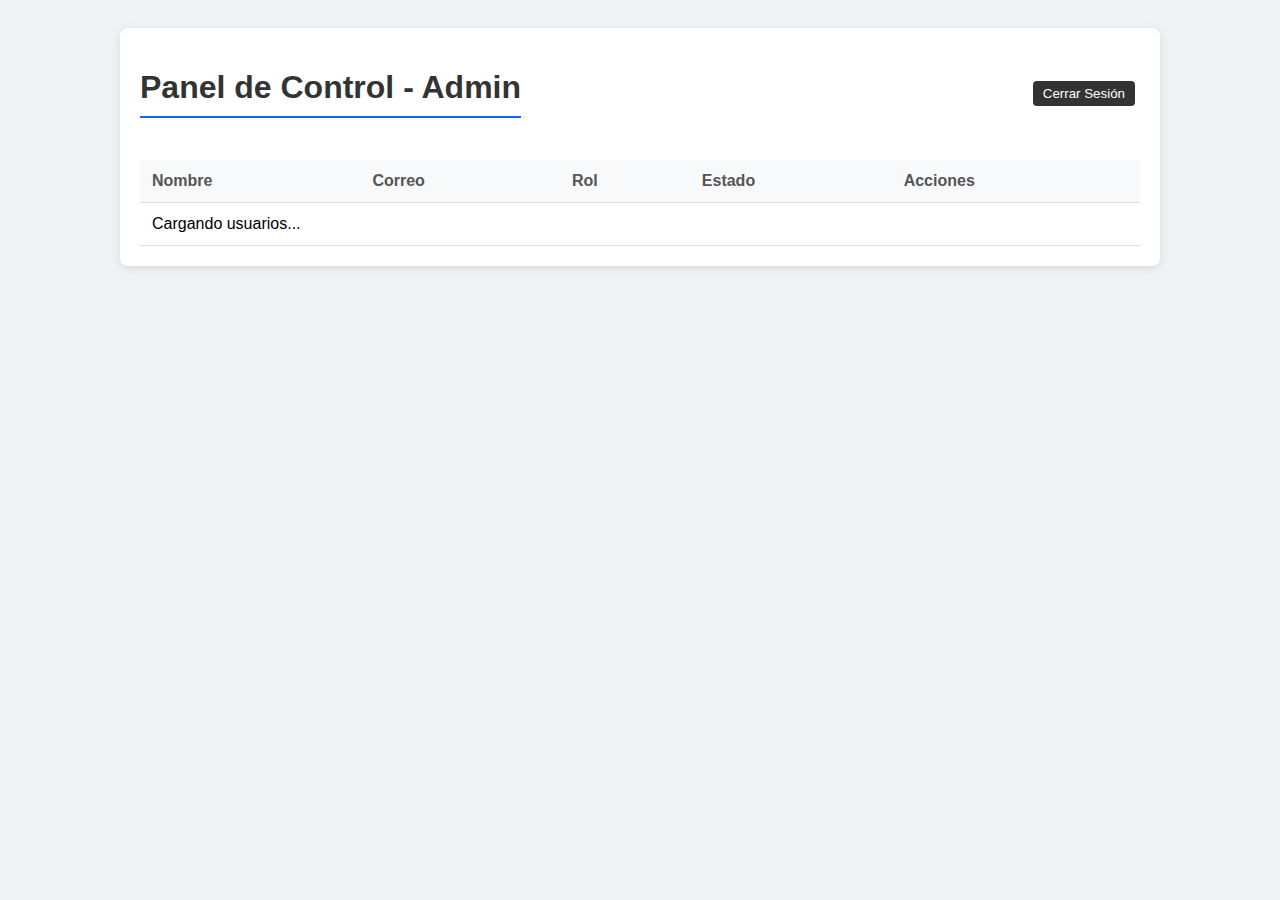
<file: frontend/admin.html>
<!DOCTYPE html>
<html lang="es">
<head>
    <meta charset="UTF-8">
    <title>Panel de Administración</title>
    <link rel="stylesheet" href="https://cdnjs.cloudflare.com/ajax/libs/font-awesome/6.5.2/css/all.min.css">
    <style>
        body { font-family: sans-serif; background: #f0f2f5; padding: 20px; }
        .container { max-width: 1000px; margin: 0 auto; background: white; padding: 20px; border-radius: 8px; box-shadow: 0 2px 10px rgba(0,0,0,0.1); }
        h1 { color: #333; border-bottom: 2px solid #0b69ff; padding-bottom: 10px; }
        table { width: 100%; border-collapse: collapse; margin-top: 20px; }
        th, td { padding: 12px; text-align: left; border-bottom: 1px solid #ddd; }
        th { background: #f8f9fa; color: #555; }
        
        .badge { padding: 4px 8px; border-radius: 4px; font-size: 12px; font-weight: bold; }
        .badge-trabajador { background: #e3f2fd; color: #0d47a1; }
        .badge-cliente { background: #e8f5e9; color: #1b5e20; }
        .badge-admin { background: #f3e5f5; color: #4a148c; }
        
        .btn { padding: 5px 10px; border: none; border-radius: 4px; cursor: pointer; margin-right: 5px; }
        .btn-validar { background: #28a745; color: white; }
        .btn-bloquear { background: #ffc107; color: black; }
        .btn-borrar { background: #dc3545; color: white; }
        .btn-desbloquear { background: #17a2b8; color: white; }
        
        .bloqueado-row { background-color: #fff3cd; }
    </style>
</head>
<body>

    <div class="container">
        <div style="display:flex; justify-content:space-between; align-items:center;">
            <h1>Panel de Control - Admin</h1>
            <button onclick="window.location.href='login.html'" class="btn" style="background:#333; color:white;">Cerrar Sesión</button>
        </div>

        <table>
            <thead>
                <tr>
                    <th>Nombre</th>
                    <th>Correo</th>
                    <th>Rol</th>
                    <th>Estado</th>
                    <th>Acciones</th>
                </tr>
            </thead>
            <tbody id="tabla-usuarios">
                <tr><td colspan="5">Cargando usuarios...</td></tr>
            </tbody>
        </table>
    </div>

    <script>
        async function cargarUsuarios() {
            try {
                const res = await fetch("https://servicios-1-0.onrender.com/admin/usuarios");
                const usuarios = await res.json();
                
                const tbody = document.getElementById('tabla-usuarios');
                tbody.innerHTML = "";

                usuarios.forEach(u => {
                    const esBloqueado = u.bloqueado_hasta != null;
                    const claseFila = esBloqueado ? 'bloqueado-row' : '';
                    
                    // Determinar estado texto
                    let estadoHTML = "";
                    if (esBloqueado) estadoHTML = `<span style="color:red"> Bloqueado</span>`;
                    else if (u.rol === 'Trabajador' && !u.validado_por_admin) estadoHTML = `<span style="color:orange">⏳ Pendiente</span>`;
                    else estadoHTML = `<span style="color:green"> Activo</span>`;

                    // Botones dinámicos
                    let botones = "";
                    
                    // Botón Validar (Solo Trabajadores Pendientes)
                    if (u.rol === 'Trabajador' && !u.validado_por_admin) {
                        botones += `<button class="btn btn-validar" onclick="accion('${u.id}', 'validar')"><i class="fas fa-check"></i> Aceptar</button>`;
                    }

                    // Botón Bloquear/Desbloquear (No te puedes bloquear a ti mismo si eres Admin)
                    if (u.rol !== 'Admin') {
                        if (esBloqueado) {
                            botones += `<button class="btn btn-desbloquear" onclick="accion('${u.id}', 'desbloquear')">🔓 Desbloq</button>`;
                        } else {
                            botones += `<button class="btn btn-bloquear" onclick="bloquear('${u.id}')">⛔ Bloquear</button>`;
                        }
                        botones += `<button class="btn btn-borrar" onclick="accion('${u.id}', 'borrar')"><i class="fas fa-trash"></i></button>`;
                    }

                    const row = `
                        <tr class="${claseFila}">
                            <td>${u.nombre} ${u.apellidos}</td>
                            <td>${u.correo_electronico}</td>
                            <td><span class="badge badge-${u.rol.toLowerCase()}">${u.rol}</span></td>
                            <td>${estadoHTML}</td>
                            <td>${botones}</td>
                        </tr>
                    `;
                    tbody.innerHTML += row;
                });

            } catch (e) {
                alert("Error cargando usuarios. ¿Eres admin?");
                console.error(e);
            }
        }

        async function accion(id, tipo, dias=0) {
            if (tipo === 'borrar' && !confirm("¿Seguro que quieres borrar a este usuario?")) return;

            try {
                const res = await fetch("https://servicios-1-0.onrender.com/admin/accion", {
                    method: "POST",
                    headers: { "Content-Type": "application/json" },
                    body: JSON.stringify({ usuario_id: id, accion: tipo, dias_bloqueo: dias })
                });
                const data = await res.json();
                if(res.ok) {
                    alert(data.mensaje);
                    cargarUsuarios(); // Recargar tabla
                } else {
                    alert("Error: " + data.detail);
                }
            } catch (e) { console.error(e); }
        }

        function bloquear(id) {
            const dias = prompt("¿Por cuántos días quieres bloquearlo?", "7");
            if (dias) {
                accion(id, 'bloquear', parseInt(dias));
            }
        }

        // Iniciar
        cargarUsuarios();
    </script>
</body>
</html>


  <!-- Ingresa como Admin:
    * **Correo: admin@sistema.com
    * **Password: admin123 -->
</file>
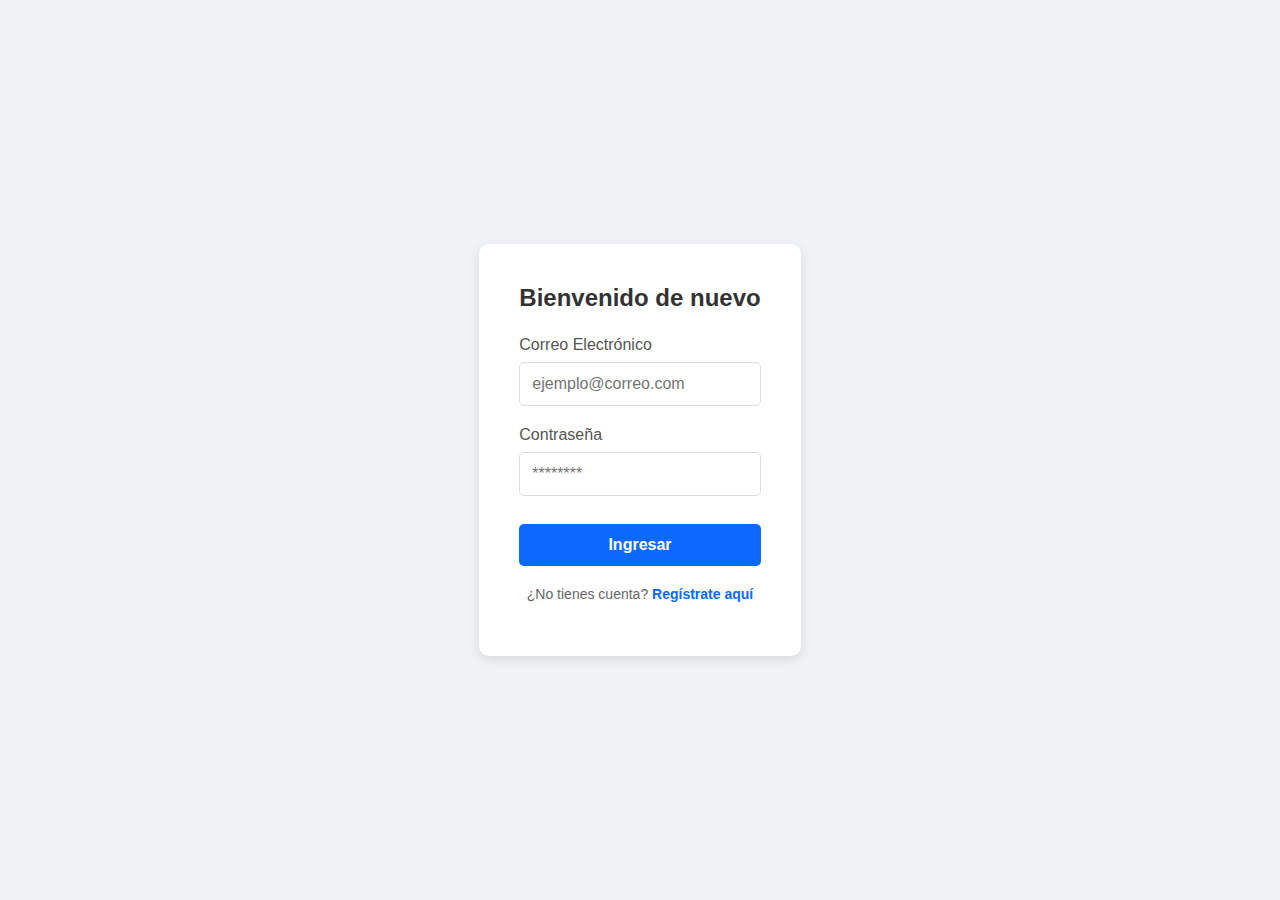
<file: frontend/login.html>
<!DOCTYPE html>
<html lang="es">
<head>
    <meta charset="UTF-8">
    <meta name="viewport" content="width=device-width, initial-scale=1.0">
    <title>Iniciar Sesión</title>
    <link rel="stylesheet" href="https://cdnjs.cloudflare.com/ajax/libs/font-awesome/6.5.2/css/all.min.css">
    <link rel="stylesheet" href="login.css">
</head>
<body>

    <div class="login-container">
        <div class="login-box">
            <h2>Bienvenido de nuevo</h2>
            
            <form id="login-form">
                <div class="input-group">
                    <label for="correo">Correo Electrónico</label>
                    <input type="email" id="correo" required placeholder="ejemplo@correo.com">
                </div>

                <div class="input-group">
                    <label for="password">Contraseña</label>
                    <input type="password" id="password" required placeholder="********">
                </div>

                <button type="submit" class="login-button">Ingresar</button>
            </form>

            <div style="margin-top: 20px;">
                <p style="font-size: 14px; color: #666;">
                    ¿No tienes cuenta? <a href="registro.html" style="color: #0b69ff; text-decoration: none; font-weight: bold;">Regístrate aquí</a>
                </p>
            </div>
        </div>
    </div>

    <script>
        document.getElementById('login-form').addEventListener('submit', async (e) => {
            e.preventDefault();

            const datos = {
                correo: document.getElementById('correo').value,
                password: document.getElementById('password').value
            };

            try {
                const respuesta = await fetch("https://servicios-1-0.onrender.com/login", {
                    method: "POST",
                    headers: { "Content-Type": "application/json" },
                    body: JSON.stringify(datos)
                });

                const resultado = await respuesta.json();

                if (respuesta.ok) {
                    // Depuración: Ver en consola qué rol detectó
                    console.log("Login exitoso. Es Admin?:", resultado.usuario.es_admin);

                    localStorage.setItem("usuario_nombre", resultado.usuario.nombre);
                    localStorage.setItem("usuario_id", resultado.usuario.id);
                    // Guardamos roles para usarlos en principal.html
                    localStorage.setItem("es_trabajador", resultado.usuario.es_trabajador);
                    localStorage.setItem("es_admin", resultado.usuario.es_admin); 
                    
                    alert("¡Bienvenido " + resultado.usuario.nombre + "!");
                    
                    // --- REDIRECCIÓN CORREGIDA ---
                    if (resultado.usuario.es_admin === true) {
                        // Si es Admin -> Panel Admin
                        window.location.href = "admin.html"; 
                    } else {
                        // Si es Cliente/Trabajador -> Dashboard Principal
                        window.location.href = "index.html"; 
                    }
                    
                } else {
                    alert("Error: El correo o la contraseña son incorrectas.");
                }

            } catch (error) {
                console.error(error);
                alert("No se pudo conectar con el servidor.");
            }
        });
    </script>

</body>
</html>
</file>
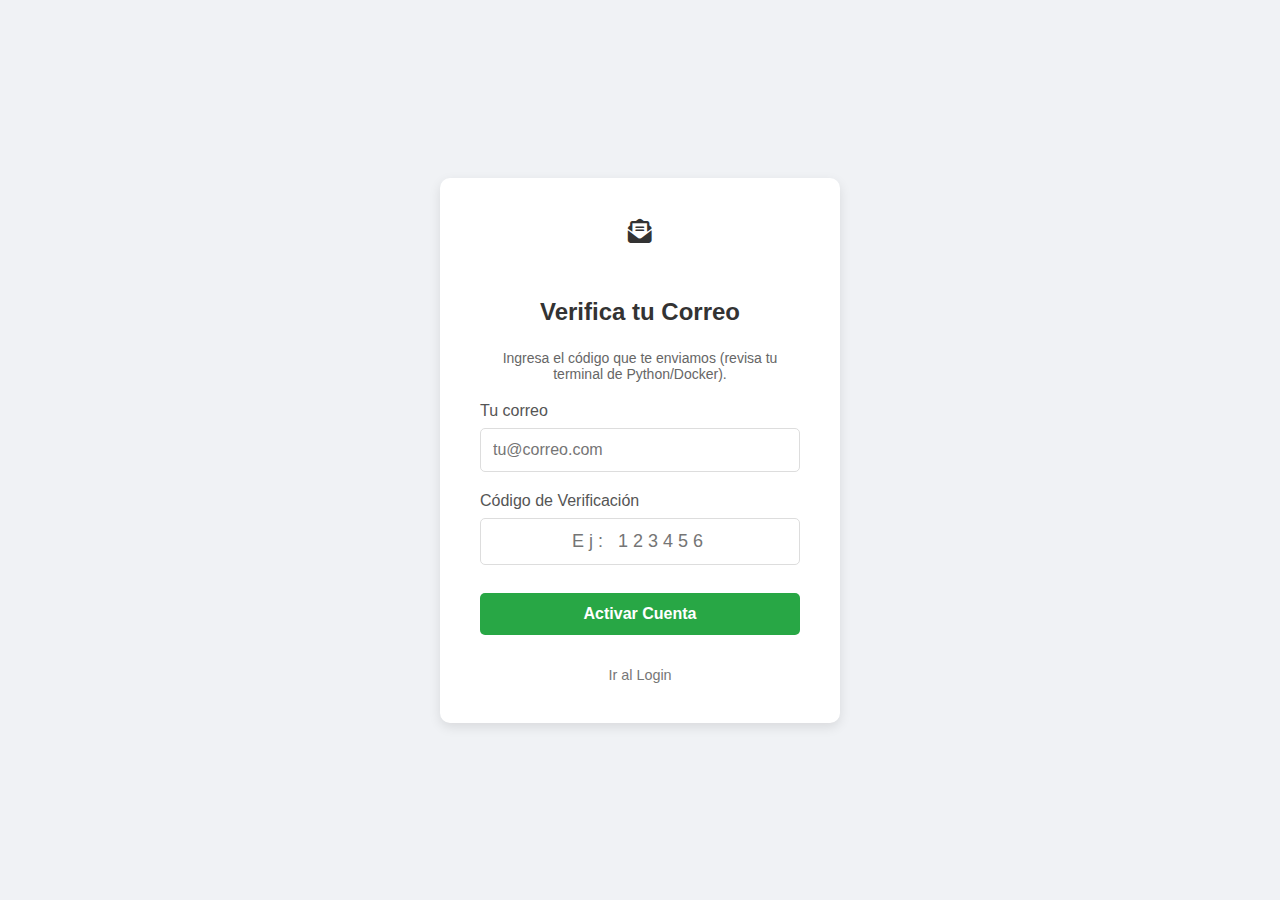
<file: frontend/verificar.html>
<!DOCTYPE html>
<html lang="es">
<head>
    <meta charset="UTF-8">
    <meta name="viewport" content="width=device-width, initial-scale=1.0">
    <title>Verificar Cuenta</title>
    <link rel="stylesheet" href="https://cdnjs.cloudflare.com/ajax/libs/font-awesome/6.5.2/css/all.min.css">
    <link rel="stylesheet" href="login.css">
</head>
<body>

    <div class="login-container">
        <div class="login-box">
            <div class="icon-bg" style="margin: 0 auto 20px; width: 60px; height: 60px; font-size: 24px;">
                <i class="fas fa-envelope-open-text"></i>
            </div>
            <h2>Verifica tu Correo</h2>
            <p style="color: #666; margin-bottom: 20px; font-size: 14px;">
                Ingresa el código que te enviamos (revisa tu terminal de Python/Docker).
            </p>

            <form id="form-verificacion">
                <div class="input-group">
                    <label for="correo">Tu correo</label>
                    <input type="email" id="correo" required placeholder="tu@correo.com">
                </div>

                <div class="input-group">
                    <label for="codigo">Código de Verificación</label>
                    <input type="text" id="codigo" required placeholder="Ej: 123456" maxlength="6" style="letter-spacing: 5px; text-align: center; font-size: 18px;">
                </div>

                <button type="submit" class="login-button" style="background-color: #28a745;">Activar Cuenta</button>
            </form>
            
            <a href="login.html" class="back-to-home">Ir al Login</a>
        </div>
    </div>

    <script>
        // 1. AUTO-RELLENAR CORREO
        // Detecta si venimos del registro con el correo en la URL (?correo=...)
        document.addEventListener("DOMContentLoaded", () => {
            const params = new URLSearchParams(window.location.search);
            const correoUrl = params.get("correo");
            if (correoUrl) {
                document.getElementById("correo").value = correoUrl;
            }
        });

        // 2. LÓGICA DE VERIFICACIÓN
        document.getElementById('form-verificacion').addEventListener('submit', async (e) => {
            e.preventDefault();

            const datos = {
                correo: document.getElementById('correo').value,
                codigo: document.getElementById('codigo').value
            };

            try {
                const respuesta = await fetch("http://localhost:8080/verificar-cuenta", {
                    method: "POST",
                    headers: { "Content-Type": "application/json" },
                    body: JSON.stringify(datos)
                });

                const resultado = await respuesta.json();

                if (respuesta.ok) {
                    alert("✨ Cuenta verificada correctamente.");
                    // IMPORTANTE: Al Login para que detecte el rol (Trabajador o Cliente)
                    window.location.href = "login.html";
                } else {
                    alert("Error tu codigo no es el correcto");
                }

            } catch (error) {
                console.error(error);
                alert("Error de conexión con el servidor.");
            }
        });
    </script>
</body>
</html>
</file>
<file: frontend/login.css>
/* Usamos las variables de color de style.css */
:root {
    --color-principal: #0b69ff; 
    --color-texto: #333;
}

body {
    font-family: -apple-system, BlinkMacSystemFont, "Segoe UI", Roboto, Helvetica, Arial, sans-serif;
    background-color: #f0f2f5; 
    display: flex;
    justify-content: center;
    align-items: center;
    min-height: 100vh;
    margin: 0;
    color: var(--color-texto);
}

.login-container {
    padding: 20px;
}

.login-box {
    background-color: #ffffff;
    padding: 2.5rem;
    border-radius: 10px;
    box-shadow: 0 4px 12px rgba(0,0,0,0.1);
    width: 100%;
    max-width: 400px;
    text-align: center;
    box-sizing: border-box;
}

.login-box h2 {
    margin-top: 0;
    margin-bottom: 1.5rem;
    font-size: 24px;
    color: var(--color-texto);
}

.input-group {
    text-align: left;
    margin-bottom: 1.25rem;
}

.input-group label {
    display: block;
    margin-bottom: 0.5rem;
    font-weight: 500;
    color: #555;
}

.input-group input {
    width: 100%;
    padding: 0.75rem;
    border: 1px solid #ddd;
    border-radius: 5px;
    box-sizing: border-box; 
    font-size: 1rem;
}

.login-button {
    width: 100%;
    padding: 0.75rem;
    border: none;
    border-radius: 5px;
    background-color: var(--color-principal);
    color: white;
    font-size: 1rem;
    font-weight: bold;
    cursor: pointer;
    transition: background-color 0.2s ease;
    margin-top: 0.5rem;
}

.login-button:hover {
    background-color: #0056d6; 
}

.forgot-password {
    display: block;
    margin-top: 1rem;
    font-size: 0.9rem;
    color: var(--color-principal);
    text-decoration: none;
}

.forgot-password:hover {
    text-decoration: underline;
}

.back-to-home {
    display: block;
    margin-top: 2rem;
    font-size: 0.9rem;
    color: #777;
    text-decoration: none;
}

.back-to-home:hover {
    text-decoration: underline;
}


/* === ESTILOS NUEVOS PARA LA SELECCIÓN DE ROL === */

/* Clase de utilidad para ocultar secciones */
.hidden {
    display: none !important;
}

/* Contenedor de las opciones */
.role-options {
    display: flex;
    flex-direction: column;
    gap: 15px;
}

/* Tarjeta de cada rol */
.role-card {
    background-color: #f8f9fa;
    border: 2px solid #e9ecef;
    border-radius: 10px;
    padding: 15px;
    cursor: pointer;
    transition: all 0.2s ease;
    display: flex;
    align-items: center;
    text-align: left;
}

.role-card:hover {
    border-color: var(--color-principal, #0b69ff);
    background-color: #f0f7ff;
    transform: translateY(-2px);
    box-shadow: 0 4px 8px rgba(0,0,0,0.05);
}

/* Icono dentro de la tarjeta */
.role-card .icon-bg {
    width: 50px;
    height: 50px;
    background-color: #e6f0ff;
    color: var(--color-principal, #0b69ff);
    border-radius: 50%;
    display: flex;
    align-items: center;
    justify-content: center;
    font-size: 20px;
    margin-right: 15px;
    flex-shrink: 0;
}

.role-card h3 {
    margin: 0 0 5px 0;
    font-size: 18px;
    color: #333;
}

.role-card p {
    margin: 0;
    font-size: 13px;
    color: #666;
}

/* Flecha para volver atrás en el formulario */
.back-arrow {
    cursor: pointer;
    color: #666;
    font-size: 14px;
    margin-bottom: 15px;
    display: inline-block;
    font-weight: 500;
}

.back-arrow:hover {
    color: var(--color-principal, #0b69ff);
    text-decoration: underline;
}
</file>
